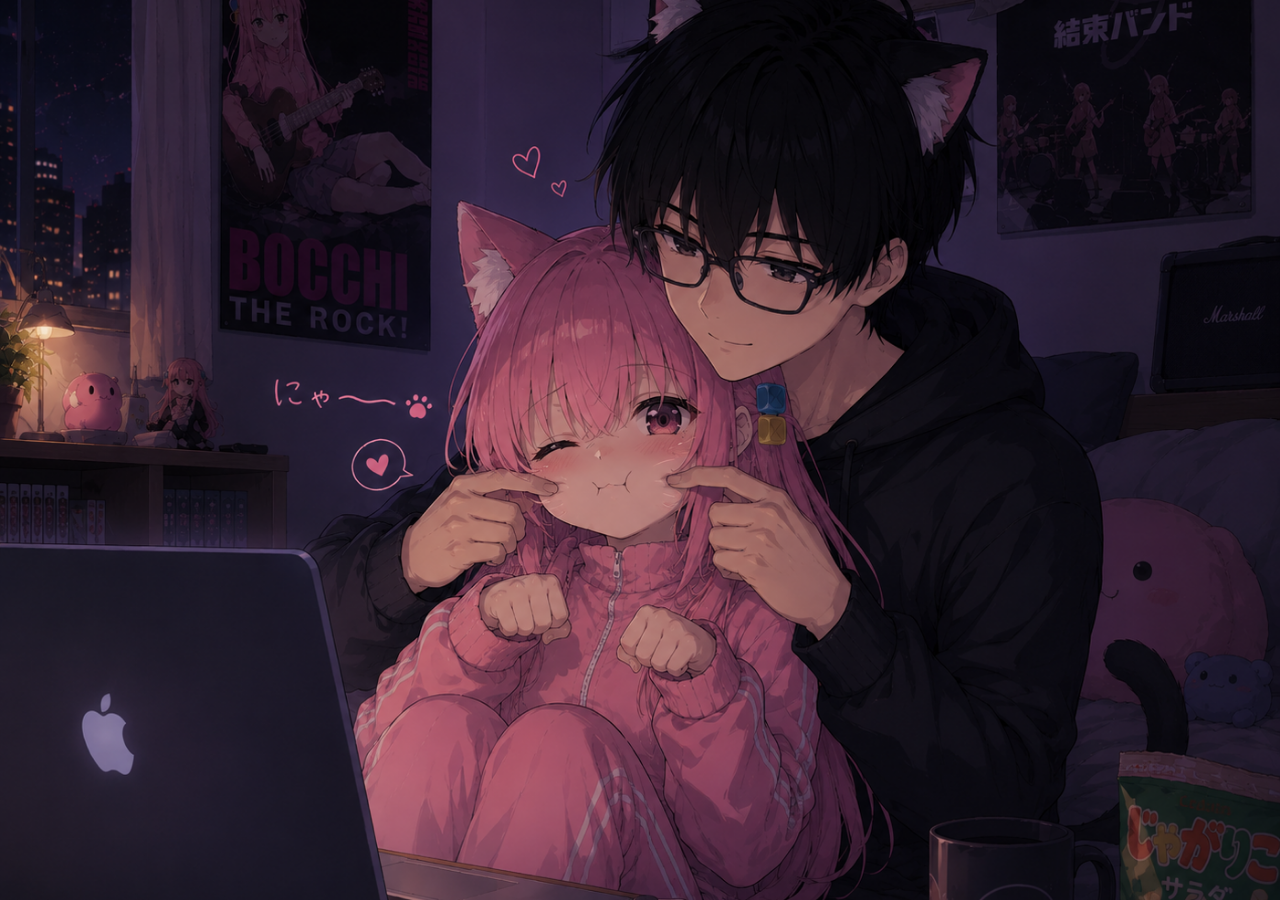
<file: templates/cursor-follower/all.html>
<!DOCTYPE html>
<html lang="en">
<head>
    <meta charset="UTF-8">
    <meta name="viewport" content="width=device-width, initial-scale=1.0">
    <title>Liquid Flow</title>

    <style>
        * {
            user-select: none;
            margin: 0;
            color: #ffffffff;
        }

        body {
            background-image: url("../../assets/img/background-1.png");
            background-position: center;
            background-size: cover;
            background-repeat: no-repeat;
            width: 100vw;
            height: 100vh;
            display: flex;
            flex-direction: column;
            align-items: center;
            overflow: hidden;
        }

        
        .cursor {
            left: -100%;
            border-radius: 50%;
            width: 64px;
            height: 64px;
            background-image: url("../../assets/img/bocchi.png");
            background-repeat: no-repeat;
            background-size: cover;
            background-position: center;
            position: absolute;
            z-index: 9999999;
        }

    </style>
</head>
<body>
    <div class="cursor" id="cursorCustom"></div>

    <script>
        
        const cursorCustom = document.getElementById("cursorCustom");

        // document.addEventListener("mouseleave")

        document.querySelector("*").addEventListener("mousemove",(e)=>{
            cursorCustom.style.left = (e.pageX + 10) + "px";
            cursorCustom.style.top  = (e.pageY + 10) + "px";
        });

    </script>
</body>
</html>
</file>
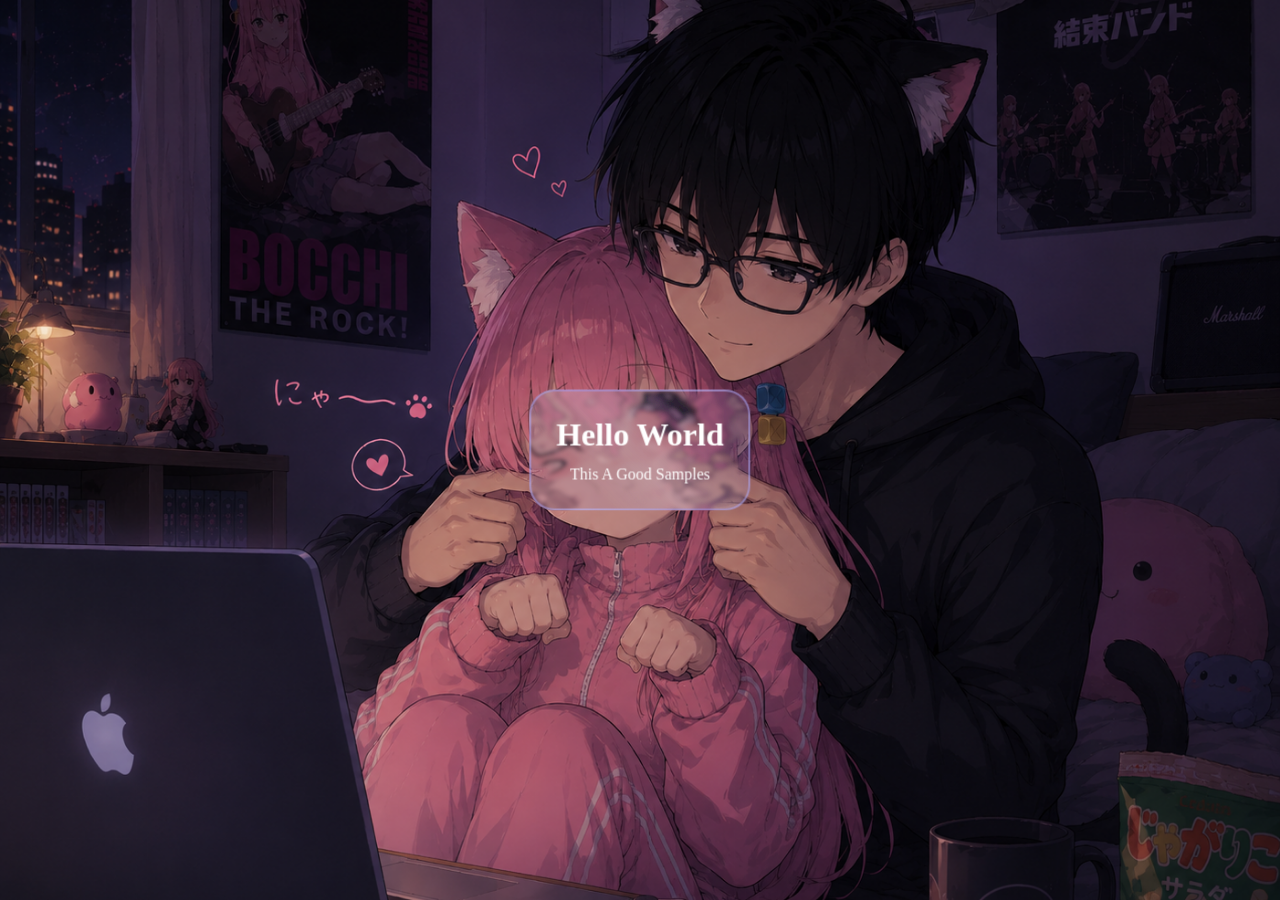
<file: templates/liquid-flow/all.html>
<!DOCTYPE html>
<html lang="en">
<head>
    <meta charset="UTF-8">
    <meta name="viewport" content="width=device-width, initial-scale=1.0">
    <title>Liquid Flow</title>

    <style>
        * {
            user-select: none;
            margin: 0;
            color: #ffffffff;
        }

        body {
            background-image: url("../../assets/img/background-1.png");
            background-position: center;
            background-size: cover;
            background-repeat: no-repeat;
            width: 100vw;
            height: 100vh;
            display: flex;
            flex-direction: column;
            align-items: center;
        }

        .cover-card {
            padding: 25px;
            border-radius: 25px;
            border: solid 2px #adadff80;
            background: linear-gradient(45deg, #adadff20, #adadff20, #dadaff40, #adadff20, #adadff20);
            backdrop-filter: url("#liquid") blur(2px);
            display: flex;
            flex-direction: column;
            align-items: center;
            justify-content: center;
            gap: 12px;
            animation: liquidAnimate 15s both infinite;
            position: fixed;
            transform: translate(-50%, -50%);
            top: 50%;
            left: 50%;
        }

        @keyframes liquidAnimate {
            0% {
                scale: 1;
            }
            50% {
                scale: 1.0001;
            }
            100% {
                scale: 1;
            }
        }


        @keyframes drift {
            0% {
                background-position: 50% 50%;
            }
            25% {
                background-position: 60% 40%;
            }
            50% {
                background-position: 40% 60%;
            }
            75% {
                background-position: 55% 45%;
            }
            100% {
                background-position: 50% 50%;
            }
        }

    </style>
</head>
<body>
    <filter-container>
        <svg width="0" height="0">
            <filter id="liquid">
                <feTurbulence 
                    id="liquid-noise"
                    type="fractalNoise" 
                    baseFrequency="0.2 0.4" 
                    numOctaves="2" 
                    seed="2" 
                    result="liquid-noise">
                </feTurbulence>
                <feDisplacementMap in="SourceGraphic" in2="liquid-noise" scale="80"/>
            </filter>
        </svg>

        <svg style="display: none">
            <filter id="liquid-glass" color-interpolation-filters="linearRGB" filterUnits="objectBoundingBox" primitiveUnits="userSpaceOnUse">
                <feDisplacementMap in="SourceGraphic" in2="SourceGraphic" scale="20" xChannelSelector="R" yChannelSelector="B" x="0%" y="0%" width="100%" height="100%" result="displacementMap" />
                <feGaussianBlur stdDeviation="1.5 1.5" x="0%" y="0%" width="100%" height="100%" in="displacementMap" edgeMode="none" result="blur" />
            </filter>
        </svg>
    </filter-container>

    <div class="cover-card">
        <h1>Hello World</h1>
        <span>This A Good Samples</span>
    </div>

    <script>
        
        let t = 0;
        const liquidNoise = document.getElementById("liquid-noise");

        function liquidAnimate() {
            t += 0.01;

            const x = 0.02 + Math.sin(t) * 0.01;
            const y = 0.03 + Math.cos(t) * 0.01;

            liquidNoise.setAttribute("baseFrequency", `${x}, ${y}`);

            requestAnimationFrame(liquidAnimate);
        }

        liquidAnimate();

    </script>
</body>
</html>
</file>
